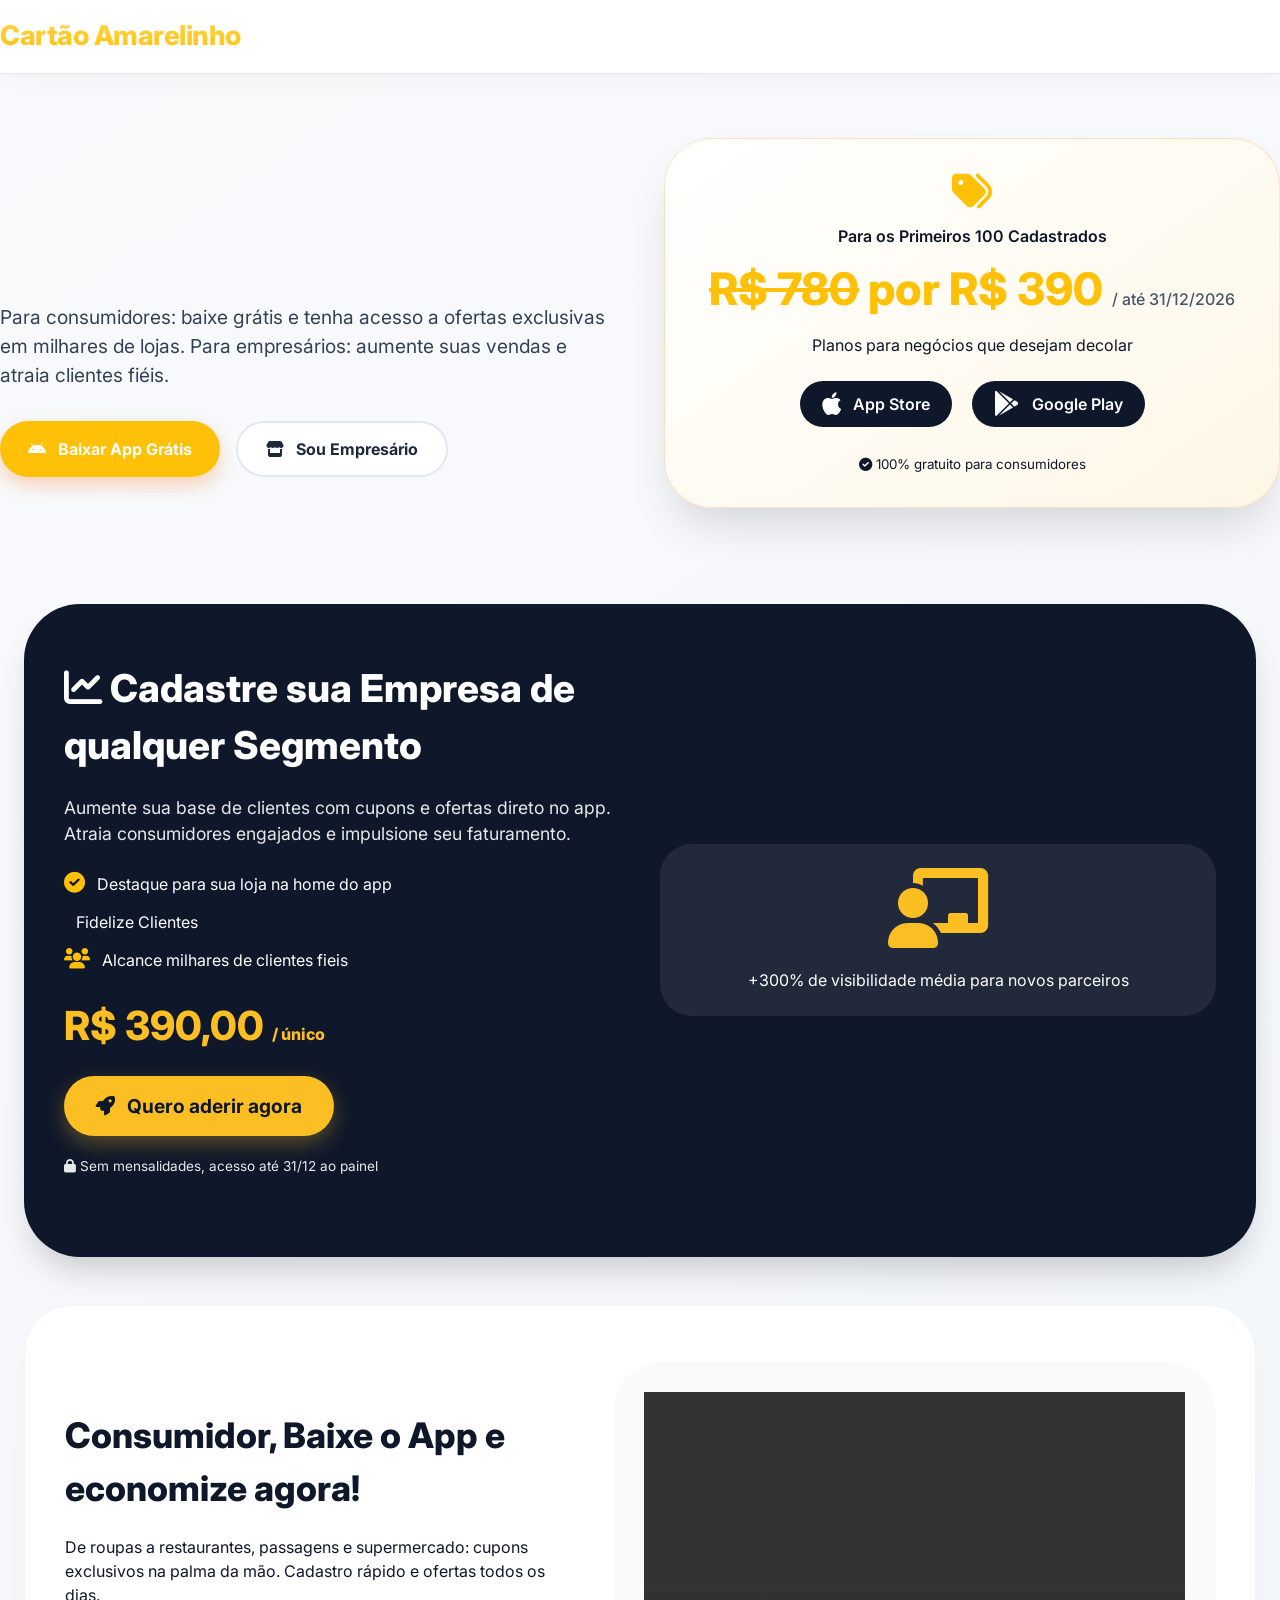
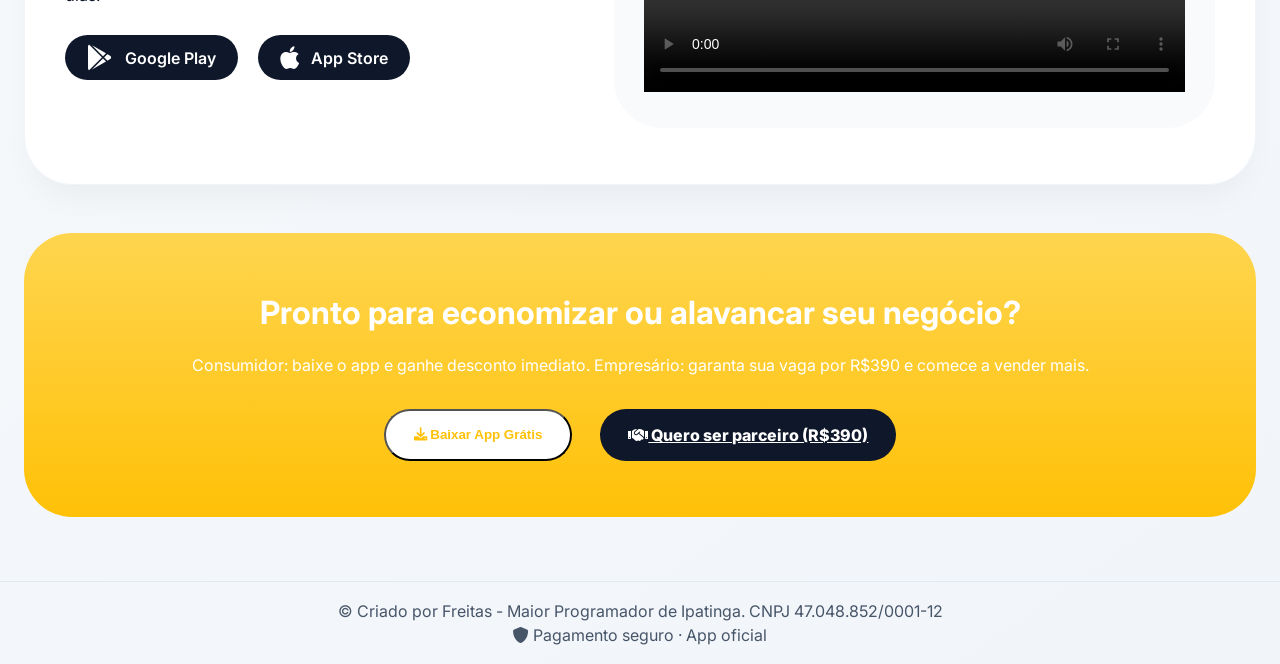
<file: index.html>
<!DOCTYPE html>
<html lang="pt-br">
<head>
    <meta charset="UTF-8">
    <meta name="viewport" content="width=device-width, initial-scale=1.0, user-scalable=yes">
    <title>Cartão Amarelinho - Economize sempre | Para Empresários e Consumidores</title>
    <!-- Google Fonts e Font Awesome -->
    <link href="https://fonts.googleapis.com/css2?family=Inter:opsz,wght@14..32,300;14..32,400;14..32,600;14..32,700;14..32,800&display=swap" rel="stylesheet">
    <link rel="stylesheet" href="https://cdnjs.cloudflare.com/ajax/libs/font-awesome/6.0.0-beta3/css/all.min.css">
    <link rel="stylesheet" href="style.css"/>
    <link rel="icon" href="logo.png">
</head>
<body>

<header class="header">
    <div class="container nav-bar">
        <div class="logo">Cartão Amarelinho</div>
    </div>
</header>

<main>
    <div class="container hero">
        <div class="hero-grid">
            <div class="hero-left">
                <h1>Economize todos os dias com o app de descontos #1</h1>
                <p>Para consumidores: baixe grátis e tenha acesso a ofertas exclusivas em milhares de lojas. Para empresários: aumente suas vendas e atraia clientes fiéis.</p>
                <div class="btn-group">
                    <a href="#baixar-app" class="btn btn-primary" id="btnBaixarHero"><i class="fab fa-android"></i> Baixar App Grátis</a>
                    <a href="#para-empresarios" class="btn btn-outline"><i class="fas fa-store"></i> Sou Empresário</a>
                </div>
            </div>
            <div class="hero-right">
                <i class="fas fa-tags" style="font-size: 2.5rem; color:#FFC107;"></i>
                <p style="margin: 12px 0 8px; font-weight: 600;">Para os Primeiros 100 Cadastrados</p>
                <div class="price-badge"><s>R$ 780</s> por R$ 390 <small>/ até 31/12/2026</small></div>
                <p style="margin: 10px 0;">Planos para negócios que desejam decolar</p>
                <div class="app-stores">
                    <a href="#" class="store-btn" id="btnMockAppStore"><i class="fab fa-apple"></i> App Store</a>
                    <a href="#" class="store-btn" id="btnMockGooglePlay"><i class="fab fa-google-play"></i> Google Play</a>
                </div>
                <small><i class="fas fa-check-circle"></i> 100% gratuito para consumidores</small>
            </div>
        </div>
    </div>

    <!-- SEÇÃO EMPRESÁRIOS (adesão 390) -->
    <div class="container" id="para-empresarios">
        <div class="business-section">
            <div class="business-grid">
                <div class="business-content">
                    <h2><i class="fas fa-chart-line"></i> Cadastre sua Empresa de qualquer Segmento</h2>
                    <p>Aumente sua base de clientes com cupons e ofertas direto no app. Atraia consumidores engajados e impulsione seu faturamento.</p>
                    <ul class="benefits-list">
                        <li><i class="fas fa-check-circle"></i> Destaque para sua loja na home do app</li>
                        <li><i class="fas fa-chart-simple"></i> Fidelize Clientes</li>
                        <li><i class="fas fa-users"></i> Alcance milhares de clientes fieis</li>
                    </ul>
                    <div class="price-business">R$ 390,00 <span style="font-size: 1rem;">/ único</span></div>
                    <a href="https://wa.me/553193666221?text=Quero%20saber%20mais%20sobre%20o%20Cart%C3%A3o%20Amarelinho" class="btn btn-business"><i class="fas fa-rocket"></i> Quero aderir agora</a>
                    <p style="margin-top: 20px; font-size: 0.85rem;"><i class="fas fa-lock"></i> Sem mensalidades, acesso até 31/12 ao painel</p>
                </div>
                <div style="background: rgba(255,255,255,0.08); border-radius: 32px; padding: 24px; text-align: center;">
                    <i class="fas fa-chalkboard-user" style="font-size: 5rem; color:#fbbf24;"></i>
                    <p style="margin-top: 20px;">+300% de visibilidade média para novos parceiros</p>
                </div>
            </div>
        </div>
    </div>

    <!-- SEÇÃO CONSUMIDOR: BAIXAR APP DESCONTO -->
    <div class="container" id="baixar-app">
        <div class="consumer-section">
            <div class="consumer-grid">
                <div class="consumer-left">
                    <h2>Consumidor, Baixe o App e economize agora!</h2>
                    <p>De roupas a restaurantes, passagens e supermercado: cupons exclusivos na palma da mão. Cadastro rápido e ofertas todos os dias.</p>
                    <div class="download-buttons">
                        <a href="#" class="store-btn" id="consumerGooglePlay" style="background:#0f172a;"><i class="fab fa-google-play"></i> Google Play</a>
                        <a href="#" class="store-btn" id="consumerAppStore" style="background:#0f172a;"><i class="fab fa-apple"></i> App Store</a>
                    </div>
                </div>
                <div class="mockup-icon">
                    <video width="100%" height="50%" controls>
                        <source src="video.mp4" type="video/mp4">
                        Seu navegador não suporta este formato de vídeo.
                    </video>
                </div>
            </div>
        </div>
    </div>

    <!-- CTA final duplo -->
    <div class="container">
        <div class="final-cta">
            <h2>Pronto para economizar ou alavancar seu negócio?</h2>
            <p>Consumidor: baixe o app e ganhe desconto imediato. Empresário: garanta sua vaga por R$390 e comece a vender mais.</p>
            <div class="dual-buttons">
                <button class="btn-white" id="finalConsumerBtn"><i class="fas fa-download"></i> Baixar App Grátis</button>
                <a href="https://wa.me/553193666221?text=Quero%20saber%20mais%20sobre%20o%20Cart%C3%A3o%20Amarelinho" class="btn-white btn-dark"><i class="fas fa-handshake"></i> Quero ser parceiro (R$390)</a>
            </div>
        </div>
    </div>
</main>

<footer>
    <div class="container">
        <p>&copy; Criado por Freitas - Maior Programador de Ipatinga. CNPJ 47.048.852/0001-12</p>
        <p><i class="fas fa-shield-alt"></i> Pagamento seguro · App oficial</p>
    </div>
</footer>

<!-- Modal genérico para ações de conversão -->
<div id="actionModal" class="modal-overlay">
    <div class="modal-content">
        <i class="fas fa-check-circle"></i>
        <h3 id="modalTitle">Obrigado!</h3>
        <p id="modalMessage">Sua solicitação foi registrada. Em breve você receberá os detalhes por e-mail.</p>
        <button class="close-modal" onclick="closeModal()">Fechar</button>
    </div>
</div>

<script src="script.js"></script>
<script>
    let deferredPrompt = null;

    // Captura o evento (Só vai disparar no Android/Chromium)
    window.addEventListener('beforeinstallprompt', (e) => {
        e.preventDefault();
        deferredPrompt = e;
        console.log('PWA pronto para instalar no Android/Desktop');
    });

    // Função para identificar se o dispositivo é iOS (iPhone/iPad)
    function isIOS() {
        return /iPad|iPhone|iPod/.test(navigator.userAgent) && !window.MSStream;
    }

    async function instalarApp() {
        // Se suportar instalação direta (Android / Chrome Desktop)
        if (deferredPrompt) {
            deferredPrompt.prompt();
            const { outcome } = await deferredPrompt.userChoice;
            if (outcome === 'accepted') {
                console.log('Usuário instalou o app');
            }
            deferredPrompt = null;
        } 
        // Fallback específico para iPhone
        else if (isIOS()) {
            // AQUI: Ative um modal, banner ou alert customizado na sua tela
            alert("No iPhone, a instalação direta por botão não é permitida pela Apple.\n\nPara baixar:\n1. Toque no botão 'Compartilhar' (ícone de quadrado com seta para cima abaixo)\n2. Role para baixo e selecione 'Adicionar à Tela de Início'.");
        } 
        // Outros casos que não suportam (PCs antigos, navegadores sem suporte)
        else {
            window.location.href = 'https://app.cartaoamarelinho.com.br';
        }
    }

    // Vinculação dos BOTÕES
    document.querySelectorAll(
        '#btnBaixarHero, #consumerGooglePlay, #consumerAppStore, #finalConsumerBtn, #btnMockGooglePlay, #btnMockAppStore'
    ).forEach(btn => {
        btn.addEventListener('click', function(e) {
            e.preventDefault();
            instalarApp();
        });
    });

</script>
</body>
</html>
</file>
<file: style.css>
* {
    margin: 0;
    padding: 0;
    box-sizing: border-box;
}

body {
    font-family: 'Inter', sans-serif;
    background: linear-gradient(145deg, #f9fafc 0%, #f1f5f9 100%);
    color: #0f172a;
    line-height: 1.5;
    scroll-behavior: smooth;
}

.container {
    max-width: 1280px;
    margin: 0 auto;
    padding: 0 24px;
}

/* header */
.header {
    background: white;
    box-shadow: 0 8px 20px rgba(0,0,0,0.03);
    position: sticky;
    top: 0;
    z-index: 100;
    backdrop-filter: blur(2px);
    background: rgba(255,255,255,0.92);
    border-bottom: 1px solid #e2e8f0;
}

.nav-bar {
    display: flex;
    justify-content: space-between;
    align-items: center;
    padding: 16px 0;
    flex-wrap: wrap;
}

.logo {
    font-size: 1.7rem;
    font-weight: 800;
    background: linear-gradient(180deg, #FFD54F, #FFC107);
    -webkit-background-clip: text;
    background-clip: text;
    color: transparent;
    letter-spacing: -0.5px;
}
.logo span {
    background: none;
    color: #FFC107;
}
.badge-header {
    background: #fef3c7;
    padding: 6px 14px;
    border-radius: 40px;
    font-size: 0.8rem;
    font-weight: 600;
    color: #b45309;
}

/* hero section dupla */
.hero {
    padding: 64px 0 48px;
}

.hero-grid {
    display: grid;
    grid-template-columns: 1fr 1fr;
    gap: 48px;
    align-items: center;
}

.hero-left h1 {
    font-size: 3rem;
    font-weight: 800;
    line-height: 1.2;
    margin-bottom: 20px;
    -webkit-background-clip: text;
    background-clip: text;
    color: transparent;
}
.hero-left p {
    font-size: 1.2rem;
    color: #334155;
    margin-bottom: 32px;
}
.btn-group {
    display: flex;
    flex-wrap: wrap;
    gap: 16px;
}
.btn {
    display: inline-flex;
    align-items: center;
    gap: 12px;
    padding: 14px 28px;
    border-radius: 60px;
    font-weight: 700;
    font-size: 1rem;
    transition: all 0.25s ease;
    text-decoration: none;
    cursor: pointer;
    border: none;
}
.btn-primary {
    background: #FFC107;
    color: white;
    box-shadow: 0 8px 18px rgba(249,115,22,0.3);
}
.btn-primary:hover {
    background: #ea580c;
    transform: translateY(-3px);
    box-shadow: 0 12px 22px rgba(249,115,22,0.4);
}
.btn-secondary {
    background: #1e293b;
    color: white;
}
.btn-secondary:hover {
    background: #0f172a;
    transform: translateY(-3px);
}
.btn-outline {
    background: white;
    border: 2px solid #e2e8f0;
    color: #1e293b;
}
.btn-outline:hover {
    border-color: #FFC107;
    background: #fff7ed;
}

.hero-right {
    background: linear-gradient(145deg, #ffffff, #fef7e6);
    border-radius: 48px;
    padding: 32px 28px;
    box-shadow: 0 25px 45px -12px rgba(0,0,0,0.15);
    text-align: center;
    border: 1px solid rgba(249,115,22,0.2);
}

.price-badge {
    font-size: 2.8rem;
    font-weight: 800;
    color: #FFC107;
}
.price-badge small {
    font-size: 1rem;
    font-weight: 500;
    color: #475569;
}
.app-stores {
    display: flex;
    justify-content: center;
    gap: 20px;
    margin: 24px 0;
}
.store-btn {
    background: #0f172a;
    padding: 10px 22px;
    border-radius: 50px;
    display: inline-flex;
    align-items: center;
    gap: 12px;
    color: white;
    text-decoration: none;
    font-weight: 600;
    transition: 0.2s;
}
.store-btn i {
    font-size: 1.6rem;
}
.store-btn:hover {
    background: #FFC107;
    transform: scale(1.02);
}

/* seção para empresários */
.business-section {
    background: #0f172a;
    color: white;
    border-radius: 56px;
    margin: 48px 0;
    padding: 56px 40px;
    box-shadow: 0 20px 35px -10px rgba(0,0,0,0.2);
}
.business-grid {
    display: grid;
    grid-template-columns: 1fr 1fr;
    gap: 40px;
    align-items: center;
}
.business-content h2 {
    font-size: 2.4rem;
    font-weight: 800;
    margin-bottom: 20px;
}
.business-content p {
    font-size: 1.1rem;
    opacity: 0.9;
    margin-bottom: 24px;
}
.benefits-list {
    list-style: none;
    margin: 24px 0;
}
.benefits-list li {
    margin-bottom: 14px;
    display: flex;
    align-items: center;
    gap: 12px;
}
.benefits-list i {
    color: #FFC107;
    font-size: 1.3rem;
}
.price-business {
    font-size: 2.5rem;
    font-weight: 800;
    color: #fbbf24;
    margin: 20px 0;
}
.btn-business {
    background: #fbbf24;
    color: #0f172a;
    padding: 16px 32px;
    font-size: 1.2rem;
    box-shadow: 0 8px 20px rgba(251,191,36,0.3);
}
.btn-business:hover {
    background: #f59e0b;
    transform: translateY(-3px);
}

/* seção consumidor app */
.consumer-section {
    background: white;
    border-radius: 48px;
    padding: 56px 40px;
    margin: 48px 0;
    box-shadow: 0 20px 35px -12px rgba(0,0,0,0.05);
    border: 1px solid #f1f5f9;
}
.consumer-grid {
    display: grid;
    grid-template-columns: 1fr 1.2fr;
    gap: 48px;
    align-items: center;
}
.consumer-left h2 {
    font-size: 2.2rem;
    font-weight: 800;
    margin-bottom: 20px;
}
.discount-highlight {
    background: #cebfbf86;
    padding: 16px;
    border-radius: 28px;
    display: inline-block;
    margin: 20px 0;
}
.discount-highlight span {
    font-size: 2rem;
    font-weight: 800;
    color: #FFC107;
}
.download-buttons {
    display: flex;
    flex-wrap: wrap;
    gap: 20px;
    margin-top: 28px;
}
.mockup-icon {
    text-align: center;
    background: #f8fafc;
    border-radius: 48px;
    padding: 30px;
}
.mockup-icon i {
    font-size: 6rem;
    color: #FFC107;
}

video{
    height: 300px;
}

/* depoimentos */
.testimonials {
    margin: 64px 0;
}
.testimonials h3 {
    text-align: center;
    font-size: 1.8rem;
    margin-bottom: 48px;
}
.testimonial-grid {
    display: flex;
    flex-wrap: wrap;
    gap: 30px;
    justify-content: center;
}
.card {
    background: white;
    border-radius: 32px;
    padding: 28px;
    flex: 1;
    min-width: 250px;
    box-shadow: 0 12px 25px -10px rgba(0,0,0,0.05);
    border: 1px solid #eef2ff;
}
.stars {
    color: #fbbf24;
    margin-bottom: 16px;
}
.card p {
    font-style: italic;
    margin-bottom: 20px;
}
.card h4 {
    font-weight: 700;
}

/* CTA final */
.final-cta {
    background: linear-gradient(180deg, #FFD54F, #FFC107);
    border-radius: 48px;
    padding: 56px 32px;
    text-align: center;
    color: white;
    margin: 48px 0 64px;
}
.final-cta h2 {
    font-size: 2rem;
    margin-bottom: 16px;
}
.dual-buttons {
    display: flex;
    justify-content: center;
    gap: 28px;
    flex-wrap: wrap;
    margin-top: 32px;
}
.btn-white {
    background: white;
    color: #FFC107;
    padding: 14px 28px;
    border-radius: 60px;
    font-weight: 800;
}
.btn-white:hover {
    background: #fff3e6;
    transform: scale(1.02);
}
.btn-dark {
    background: #0f172a;
    color: white;
}

footer {
    text-align: center;
    padding: 17px 0;
    border-top: 1px solid #e2e8f0;
    color: #475569;
}

@media (max-width: 900px) {
    .hero-grid, .business-grid, .consumer-grid {
        grid-template-columns: 1fr;
        gap: 32px;
    }
    .hero-left h1 {
        font-size: 2.3rem;
    }
    .container {
        padding: 0 20px;
    }
    .business-section, .consumer-section {
        padding: 32px 24px;
    }
}

.modal-overlay {
    display: none;
    position: fixed;
    top: 0; left: 0;
    width: 100%; height: 100%;
    background: rgba(0,0,0,0.7);
    align-items: center;
    justify-content: center;
    z-index: 1000;
}
.modal-content {
    background: white;
    max-width: 400px;
    width: 90%;
    border-radius: 48px;
    padding: 32px;
    text-align: center;
    animation: fadeUp 0.3s ease;
}
.modal-content i {
    font-size: 3rem;
    color: #FFC107;
    margin-bottom: 16px;
}
.modal-content h3 {
    font-size: 1.8rem;
    margin-bottom: 12px;
}
.close-modal {
    background: #f1f5f9;
    border: none;
    padding: 12px 24px;
    border-radius: 40px;
    margin-top: 24px;
    cursor: pointer;
    font-weight: 600;
}
@keyframes fadeUp {
    from { opacity: 0; transform: translateY(20px);}
    to { opacity: 1; transform: translateY(0);}
}
</file>
